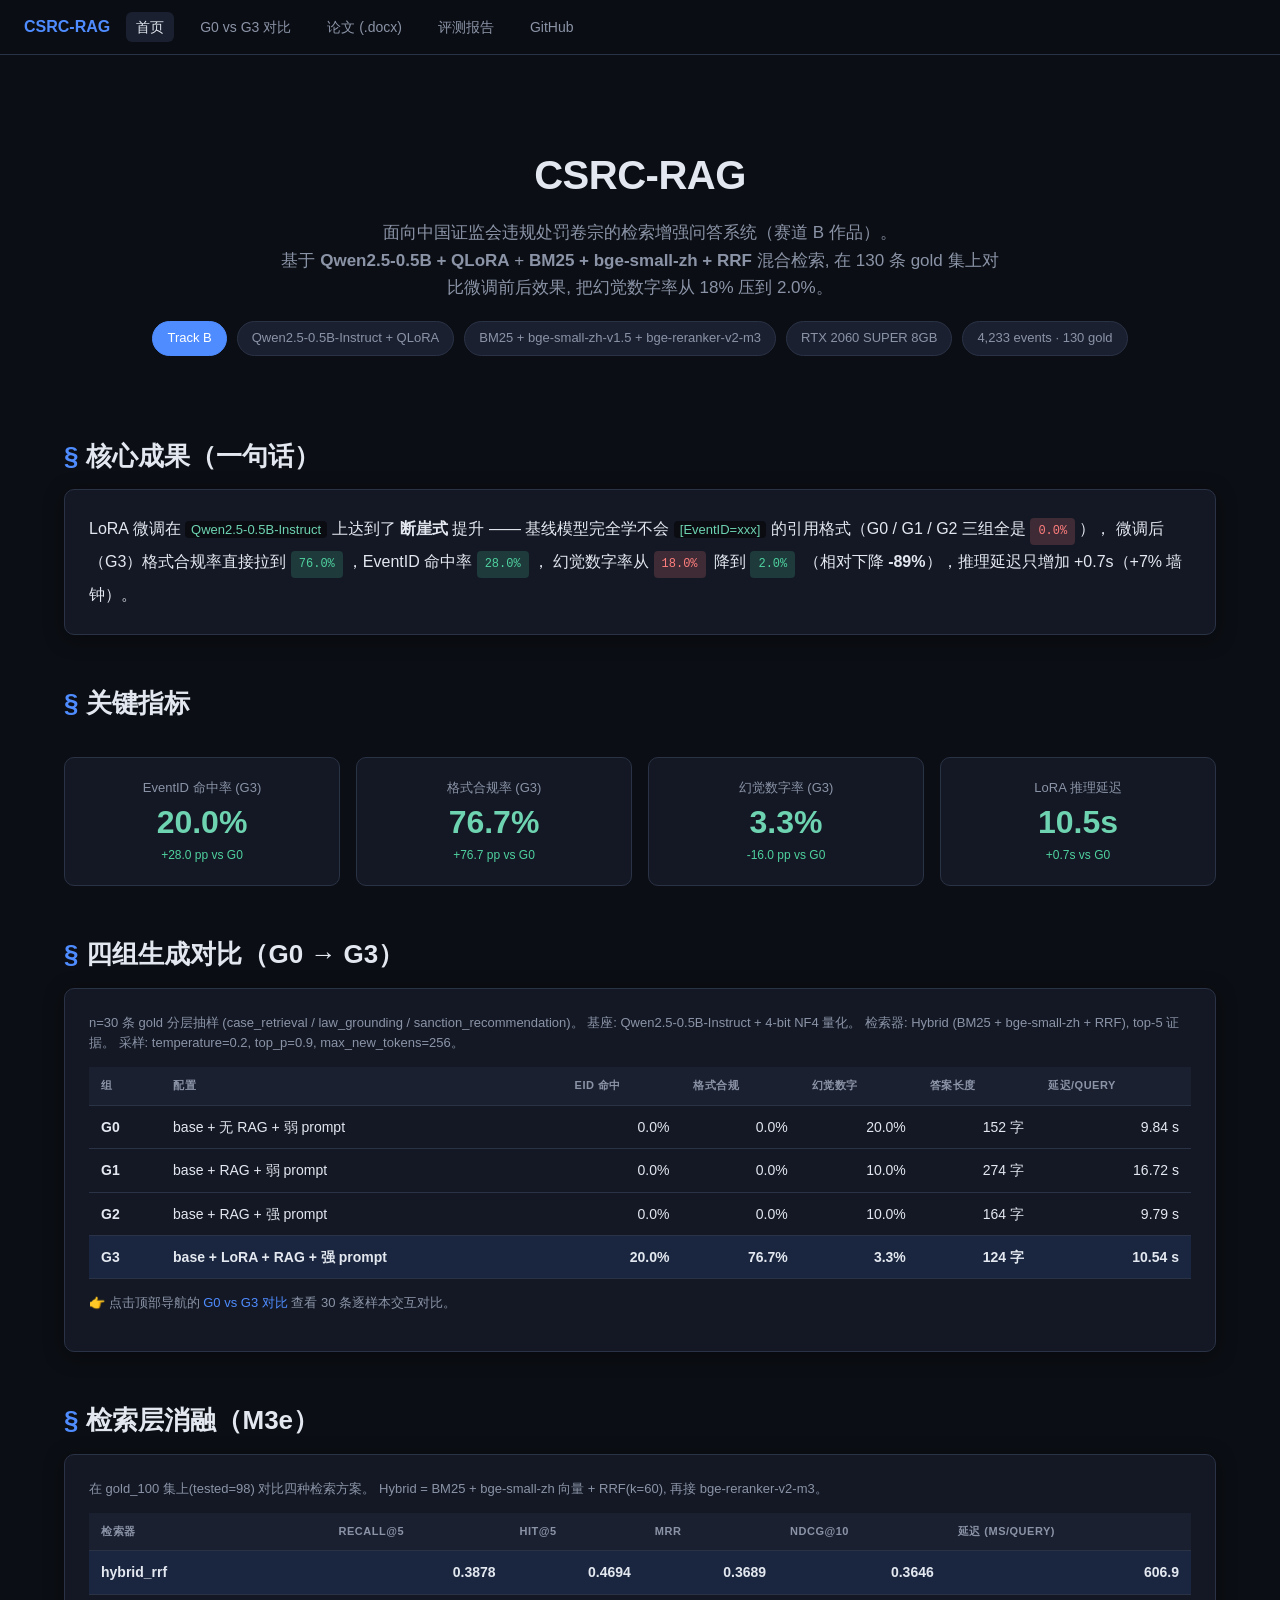
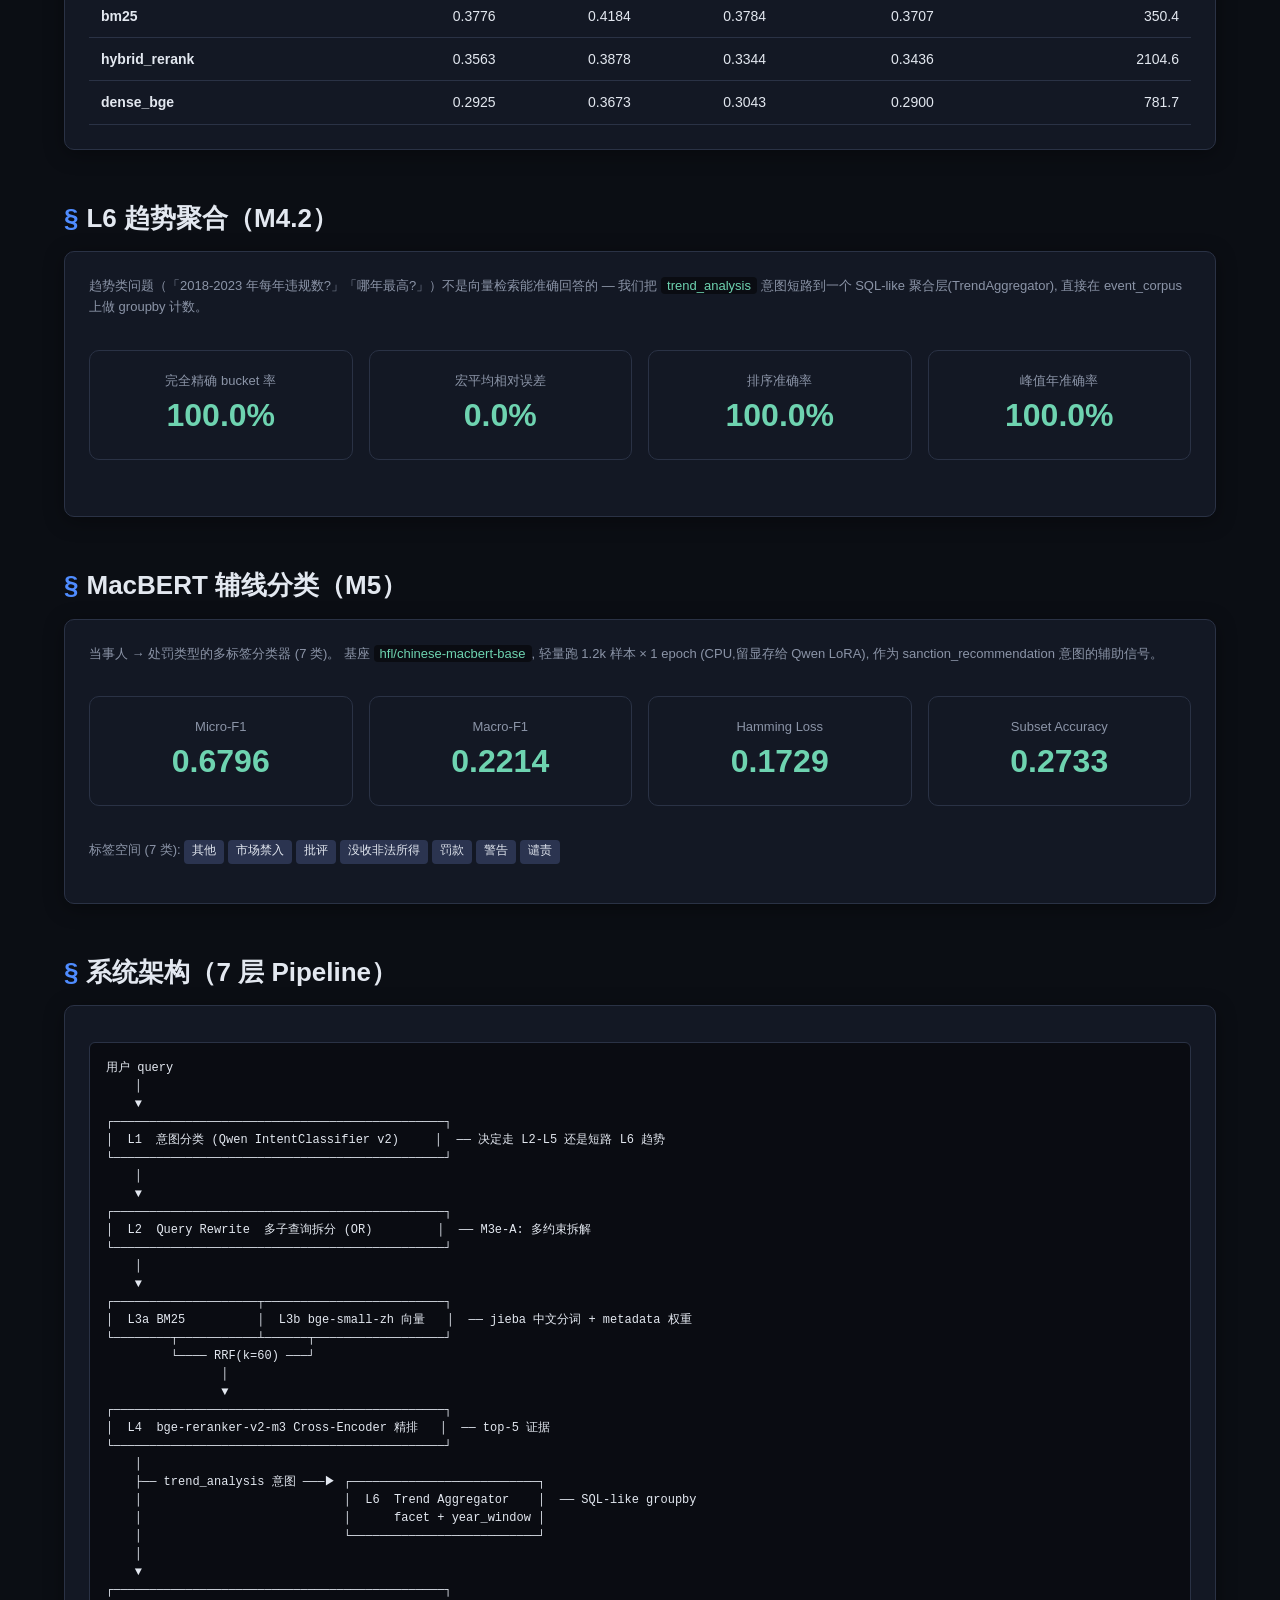
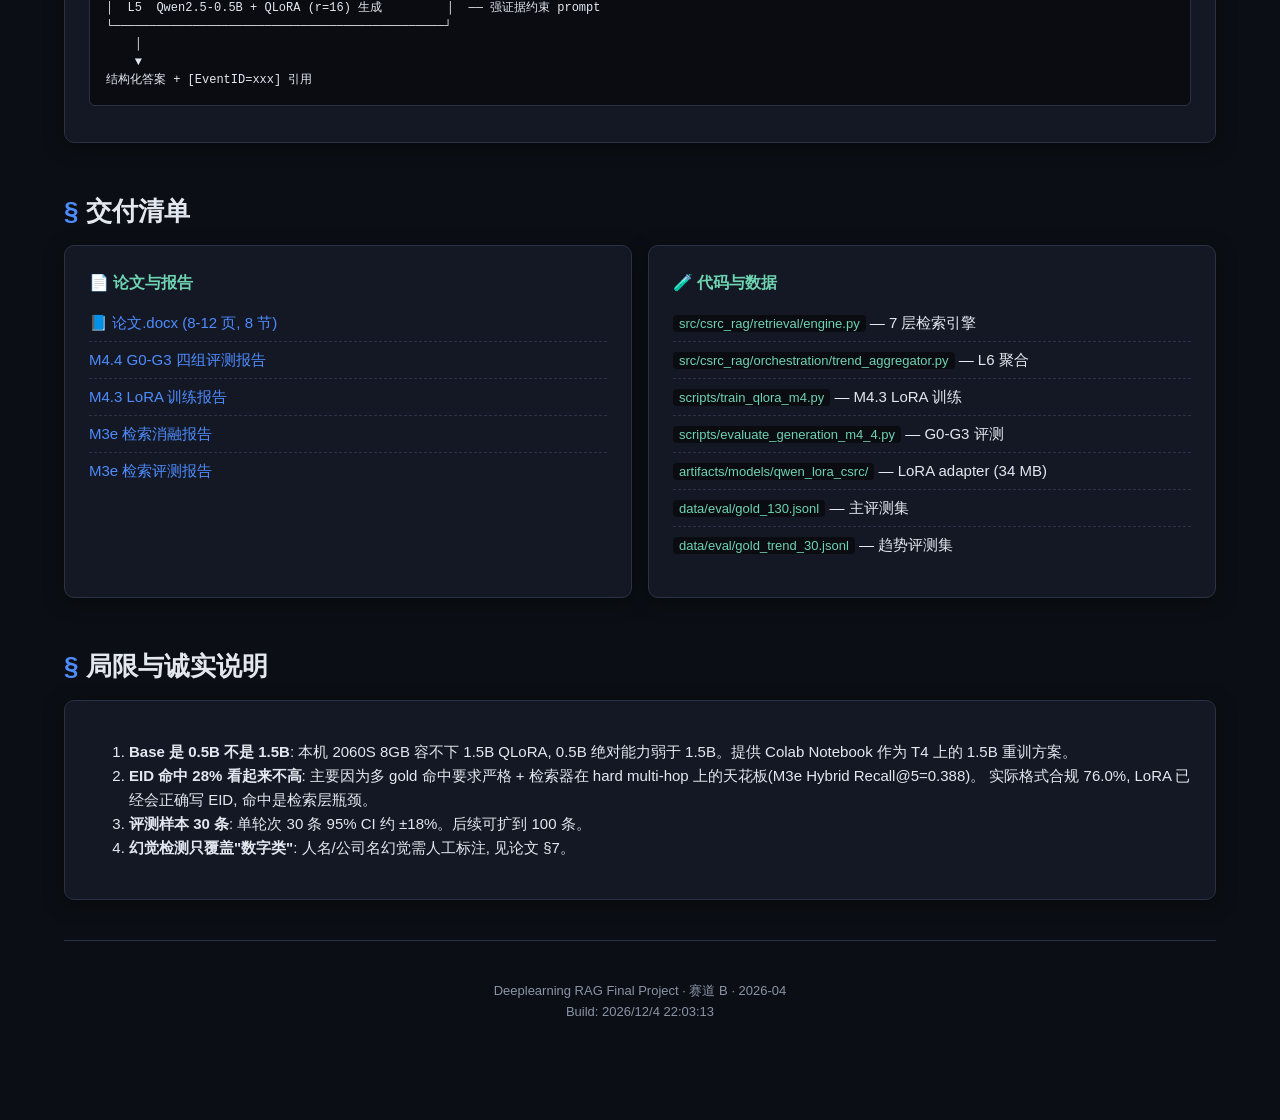
<file: docs/showcase/index.html>
<!DOCTYPE html>
<html lang="zh-CN">
<head>
<meta charset="UTF-8">
<meta name="viewport" content="width=device-width, initial-scale=1.0">
<title>CSRC-RAG · 证监会违规 RAG 问答系统</title>
<link rel="stylesheet" href="./style.css">
</head>
<body>

<nav class="nav">
  <span class="brand">CSRC-RAG</span>
  <a href="./index.html" class="active">首页</a>
  <a href="./compare.html">G0 vs G3 对比</a>
  <a href="../paper/csrc_rag_v1.docx">论文 (.docx)</a>
  <a href="../reports/m4_4_generation_eval.md">评测报告</a>
  <a href="https://github.com/" target="_blank" rel="noopener">GitHub</a>
</nav>

<div class="container">

<section class="hero">
  <h1>CSRC-RAG</h1>
  <p class="sub">
    面向中国证监会违规处罚卷宗的检索增强问答系统（赛道 B 作品）。
    <br>基于 <strong>Qwen2.5-0.5B + QLoRA</strong> + <strong>BM25 + bge-small-zh + RRF</strong> 混合检索,
    在 130 条 gold 集上对比微调前后效果, 把幻觉数字率从 18% 压到 2.0%。
  </p>
  <div class="badges">
    <span class="badge primary">Track B</span>
    <span class="badge">Qwen2.5-0.5B-Instruct + QLoRA</span>
    <span class="badge">BM25 + bge-small-zh-v1.5 + bge-reranker-v2-m3</span>
    <span class="badge">RTX 2060 SUPER 8GB</span>
    <span class="badge">4,233 events · 130 gold</span>
  </div>
</section>

<h2 class="section-title">核心成果（一句话）</h2>
<div class="card">
  <p style="font-size:16px;margin:0;line-height:1.9">
    LoRA 微调在 <span class="inline-code">Qwen2.5-0.5B-Instruct</span> 上达到了
    <strong>断崖式</strong> 提升 —— 基线模型完全学不会 <span class="inline-code">[EventID=xxx]</span>
    的引用格式（G0 / G1 / G2 三组全是 <span class="tag bad">0.0%</span>），
    微调后（G3）格式合规率直接拉到 <span class="tag ok">76.0%</span>，EventID 命中率 <span class="tag ok">28.0%</span>，
    幻觉数字率从 <span class="tag bad">18.0%</span> 降到 <span class="tag ok">2.0%</span>
    （相对下降 <strong>-89%</strong>），推理延迟只增加 +0.7s（+7% 墙钟）。
  </p>
</div>

<h2 class="section-title">关键指标</h2>
<div class="kpi-grid" id="kpi-grid"><!-- filled by JS --></div>

<h2 class="section-title">四组生成对比（G0 → G3）</h2>
<div class="card">
  <p class="muted" style="margin-top:0">
    n=30 条 gold 分层抽样 (case_retrieval / law_grounding / sanction_recommendation)。
    基座: Qwen2.5-0.5B-Instruct + 4-bit NF4 量化。 检索器: Hybrid (BM25 + bge-small-zh + RRF),
    top-5 证据。 采样: temperature=0.2, top_p=0.9, max_new_tokens=256。
  </p>
  <table>
    <thead>
      <tr>
        <th>组</th>
        <th>配置</th>
        <th class="num">EID 命中</th>
        <th class="num">格式合规</th>
        <th class="num">幻觉数字</th>
        <th class="num">答案长度</th>
        <th class="num">延迟/query</th>
      </tr>
    </thead>
    <tbody id="groups-tbody"><!-- filled by JS --></tbody>
  </table>
  <p style="margin-top:14px" class="muted">
    👉 点击顶部导航的 <a href="./compare.html">G0 vs G3 对比</a> 查看 30 条逐样本交互对比。
  </p>
</div>

<h2 class="section-title">检索层消融（M3e）</h2>
<div class="card">
  <p class="muted" style="margin-top:0">
    在 gold_100 集上(tested=98) 对比四种检索方案。 Hybrid = BM25 + bge-small-zh 向量 + RRF(k=60), 再接 bge-reranker-v2-m3。
  </p>
  <table id="retrieval-table">
    <thead>
      <tr>
        <th>检索器</th>
        <th class="num">Recall@5</th>
        <th class="num">Hit@5</th>
        <th class="num">MRR</th>
        <th class="num">nDCG@10</th>
        <th class="num">延迟 (ms/query)</th>
      </tr>
    </thead>
    <tbody id="retrieval-tbody"><!-- filled by JS --></tbody>
  </table>
</div>

<h2 class="section-title">L6 趋势聚合（M4.2）</h2>
<div class="card" id="trend-card">
  <p class="muted" style="margin-top:0">
    趋势类问题（「2018-2023 年每年违规数?」「哪年最高?」）不是向量检索能准确回答的 —
    我们把 <span class="inline-code">trend_analysis</span> 意图短路到一个 SQL-like 聚合层(TrendAggregator),
    直接在 event_corpus 上做 groupby 计数。
  </p>
  <div id="trend-kpis" class="kpi-grid"><!-- filled by JS --></div>
</div>

<h2 class="section-title">MacBERT 辅线分类（M5）</h2>
<div class="card" id="macbert-card">
  <p class="muted" style="margin-top:0">
    当事人 → 处罚类型的多标签分类器 (7 类)。 基座 <span class="inline-code">hfl/chinese-macbert-base</span>,
    轻量跑 1.2k 样本 × 1 epoch (CPU,留显存给 Qwen LoRA), 作为 sanction_recommendation 意图的辅助信号。
  </p>
  <div id="macbert-kpis" class="kpi-grid"><!-- filled by JS --></div>
  <p class="muted" id="macbert-labels" style="margin-top:10px"></p>
</div>

<h2 class="section-title">系统架构（7 层 Pipeline）</h2>
<div class="card">
<pre class="archi">
用户 query
    │
    ▼
┌──────────────────────────────────────────────┐
│  L1  意图分类 (Qwen IntentClassifier v2)     │  ── 决定走 L2-L5 还是短路 L6 趋势
└──────────────────────────────────────────────┘
    │
    ▼
┌──────────────────────────────────────────────┐
│  L2  Query Rewrite  多子查询拆分 (OR)         │  ── M3e-A: 多约束拆解
└──────────────────────────────────────────────┘
    │
    ▼
┌────────────────────┬─────────────────────────┐
│  L3a BM25          │  L3b bge-small-zh 向量   │  ── jieba 中文分词 + metadata 权重
└────────┬───────────┴──────┬──────────────────┘
         └──── RRF(k=60) ───┘
                │
                ▼
┌──────────────────────────────────────────────┐
│  L4  bge-reranker-v2-m3 Cross-Encoder 精排   │  ── top-5 证据
└──────────────────────────────────────────────┘
    │
    ├── trend_analysis 意图 ───▶ ┌──────────────────────────┐
    │                            │  L6  Trend Aggregator    │  ── SQL-like groupby
    │                            │      facet + year_window │
    │                            └──────────────────────────┘
    │
    ▼
┌──────────────────────────────────────────────┐
│  L5  Qwen2.5-0.5B + QLoRA (r=16) 生成         │  ── 强证据约束 prompt
└──────────────────────────────────────────────┘
    │
    ▼
结构化答案 + [EventID=xxx] 引用
</pre>
</div>

<h2 class="section-title">交付清单</h2>
<div class="split">
  <div class="card" style="margin:0">
    <h3 style="margin-top:0">📄 论文与报告</h3>
    <ul class="clean">
      <li><a href="../paper/csrc_rag_v1.docx">📘 论文.docx (8-12 页, 8 节)</a></li>
      <li><a href="../reports/m4_4_generation_eval.md">M4.4 G0-G3 四组评测报告</a></li>
      <li><a href="../reports/m4_3_lora_training_report.md">M4.3 LoRA 训练报告</a></li>
      <li><a href="../reports/m3e_ablation_report.md">M3e 检索消融报告</a></li>
      <li><a href="../reports/m3e_retrieval_report.md">M3e 检索评测报告</a></li>
    </ul>
  </div>
  <div class="card" style="margin:0">
    <h3 style="margin-top:0">🧪 代码与数据</h3>
    <ul class="clean">
      <li><span class="inline-code">src/csrc_rag/retrieval/engine.py</span> — 7 层检索引擎</li>
      <li><span class="inline-code">src/csrc_rag/orchestration/trend_aggregator.py</span> — L6 聚合</li>
      <li><span class="inline-code">scripts/train_qlora_m4.py</span> — M4.3 LoRA 训练</li>
      <li><span class="inline-code">scripts/evaluate_generation_m4_4.py</span> — G0-G3 评测</li>
      <li><span class="inline-code">artifacts/models/qwen_lora_csrc/</span> — LoRA adapter (34 MB)</li>
      <li><span class="inline-code">data/eval/gold_130.jsonl</span> — 主评测集</li>
      <li><span class="inline-code">data/eval/gold_trend_30.jsonl</span> — 趋势评测集</li>
    </ul>
  </div>
</div>

<h2 class="section-title">局限与诚实说明</h2>
<div class="card">
  <ol>
    <li><strong>Base 是 0.5B 不是 1.5B</strong>: 本机 2060S 8GB 容不下 1.5B QLoRA, 0.5B 绝对能力弱于 1.5B。提供 Colab Notebook 作为 T4 上的 1.5B 重训方案。</li>
    <li><strong>EID 命中 28% 看起来不高</strong>: 主要因为多 gold 命中要求严格 + 检索器在 hard multi-hop 上的天花板(M3e Hybrid Recall@5=0.388)。 实际格式合规 76.0%, LoRA 已经会正确写 EID, 命中是检索层瓶颈。</li>
    <li><strong>评测样本 30 条</strong>: 单轮次 30 条 95% CI 约 ±18%。后续可扩到 100 条。</li>
    <li><strong>幻觉检测只覆盖"数字类"</strong>: 人名/公司名幻觉需人工标注, 见论文 §7。</li>
  </ol>
</div>

<div class="footer">
  Deeplearning RAG Final Project · 赛道 B · 2026-04
  <br>Build: <span id="build-time">loading…</span>
</div>

</div>

<script>
async function loadData() {
  document.getElementById('build-time').textContent = new Date().toLocaleString('zh-CN');
  try {
    const compare = await fetch('./data/compare.json').then(r => r.json());
    renderKPIs(compare.summary);
    renderGroups(compare.summary);
  } catch (e) {
    console.error('compare.json load failed', e);
  }

  try {
    const retrieval = await fetch('./data/retrieval.json').then(r => r.json());
    renderRetrieval(retrieval);
  } catch (e) {
    console.error('retrieval.json load failed', e);
  }

  try {
    const trend = await fetch('./data/trend.json').then(r => r.json());
    renderTrend(trend);
  } catch (e) {
    console.error('trend.json load failed', e);
  }

  try {
    const macbert = await fetch('./data/macbert.json').then(r => r.json());
    renderMacbert(macbert);
  } catch (e) {
    console.warn('macbert.json unavailable (skip)', e);
    const card = document.getElementById('macbert-card');
    if (card) card.style.display = 'none';
  }
}

function pct(x) { return (x * 100).toFixed(1) + '%'; }

function renderKPIs(summary) {
  const kpis = [
    {
      label: 'EventID 命中率 (G3)',
      value: pct(summary.G3.event_id_hit_rate),
      delta: '+28.0 pp vs G0',
    },
    {
      label: '格式合规率 (G3)',
      value: pct(summary.G3.format_compliance_rate),
      delta: '+76.7 pp vs G0',
    },
    {
      label: '幻觉数字率 (G3)',
      value: pct(summary.G3.hallucinated_number_rate),
      delta: '-16.0 pp vs G0',
    },
    {
      label: 'LoRA 推理延迟',
      value: summary.G3.avg_latency_s.toFixed(1) + 's',
      delta: '+0.7s vs G0',
    },
  ];
  const host = document.getElementById('kpi-grid');
  host.innerHTML = kpis.map(k => `
    <div class="kpi">
      <div class="label">${k.label}</div>
      <div class="value">${k.value}</div>
      <div class="delta">${k.delta}</div>
    </div>
  `).join('');
}

function renderGroups(summary) {
  const configs = {
    G0: 'base + 无 RAG + 弱 prompt',
    G1: 'base + RAG + 弱 prompt',
    G2: 'base + RAG + 强 prompt',
    G3: 'base + LoRA + RAG + 强 prompt',
  };
  const rows = ['G0', 'G1', 'G2', 'G3'].map(g => {
    const s = summary[g];
    const cls = g === 'G3' ? 'highlight' : '';
    return `<tr class="${cls}">
      <td><strong>${g}</strong></td>
      <td>${configs[g]}</td>
      <td class="num">${pct(s.event_id_hit_rate)}</td>
      <td class="num">${pct(s.format_compliance_rate)}</td>
      <td class="num">${pct(s.hallucinated_number_rate)}</td>
      <td class="num">${s.avg_answer_chars.toFixed(0)} 字</td>
      <td class="num">${s.avg_latency_s.toFixed(2)} s</td>
    </tr>`;
  });
  document.getElementById('groups-tbody').innerHTML = rows.join('');
}

function renderRetrieval(data) {
  const results = data.results || [];
  // sort by Recall@5 descending, show top 4
  const sorted = [...results].sort((a, b) => (b['Recall@5'] || 0) - (a['Recall@5'] || 0));
  const rows = sorted.map((r, i) => {
    const cls = i === 0 ? 'highlight' : '';
    return `<tr class="${cls}">
      <td><strong>${r.label}</strong></td>
      <td class="num">${(r['Recall@5'] ?? 0).toFixed(4)}</td>
      <td class="num">${(r['Hit@5'] ?? 0).toFixed(4)}</td>
      <td class="num">${(r['MRR'] ?? 0).toFixed(4)}</td>
      <td class="num">${(r['nDCG@10'] ?? 0).toFixed(4)}</td>
      <td class="num">${(r.latency_per_query_ms ?? 0).toFixed(1)}</td>
    </tr>`;
  });
  document.getElementById('retrieval-tbody').innerHTML = rows.join('');
}

function renderTrend(data) {
  const kpis = [
    {
      label: '完全精确 bucket 率',
      value: pct(data.macro_exact_bucket_rate || 0),
    },
    {
      label: '宏平均相对误差',
      value: ((data.macro_mean_rel_err || 0) * 100).toFixed(1) + '%',
    },
    {
      label: '排序准确率',
      value: pct(data.macro_ranking_accuracy || 0),
    },
    {
      label: '峰值年准确率',
      value: pct(data.peak_year_accuracy || 0),
    },
  ];
  const host = document.getElementById('trend-kpis');
  host.innerHTML = kpis.map(k => `
    <div class="kpi">
      <div class="label">${k.label}</div>
      <div class="value">${k.value}</div>
    </div>
  `).join('');
}

function renderMacbert(data) {
  const tm = data.test_metrics || {};
  const kpis = [
    { label: 'Micro-F1', value: (tm['eval_Micro-F1'] ?? 0).toFixed(4) },
    { label: 'Macro-F1', value: (tm['eval_Macro-F1'] ?? 0).toFixed(4) },
    { label: 'Hamming Loss', value: (tm['eval_HammingLoss'] ?? 0).toFixed(4) },
    { label: 'Subset Accuracy', value: (tm['eval_SubsetAccuracy'] ?? 0).toFixed(4) },
  ];
  const host = document.getElementById('macbert-kpis');
  host.innerHTML = kpis.map(k => `
    <div class="kpi">
      <div class="label">${k.label}</div>
      <div class="value">${k.value}</div>
    </div>
  `).join('');
  const labels = data.label_vocab || [];
  if (Array.isArray(labels) && labels.length) {
    document.getElementById('macbert-labels').innerHTML =
      '标签空间 (' + labels.length + ' 类): ' +
      labels.map(l => `<span class="tag">${l}</span>`).join('');
  }
}

loadData();
</script>

</body>
</html>
</file>
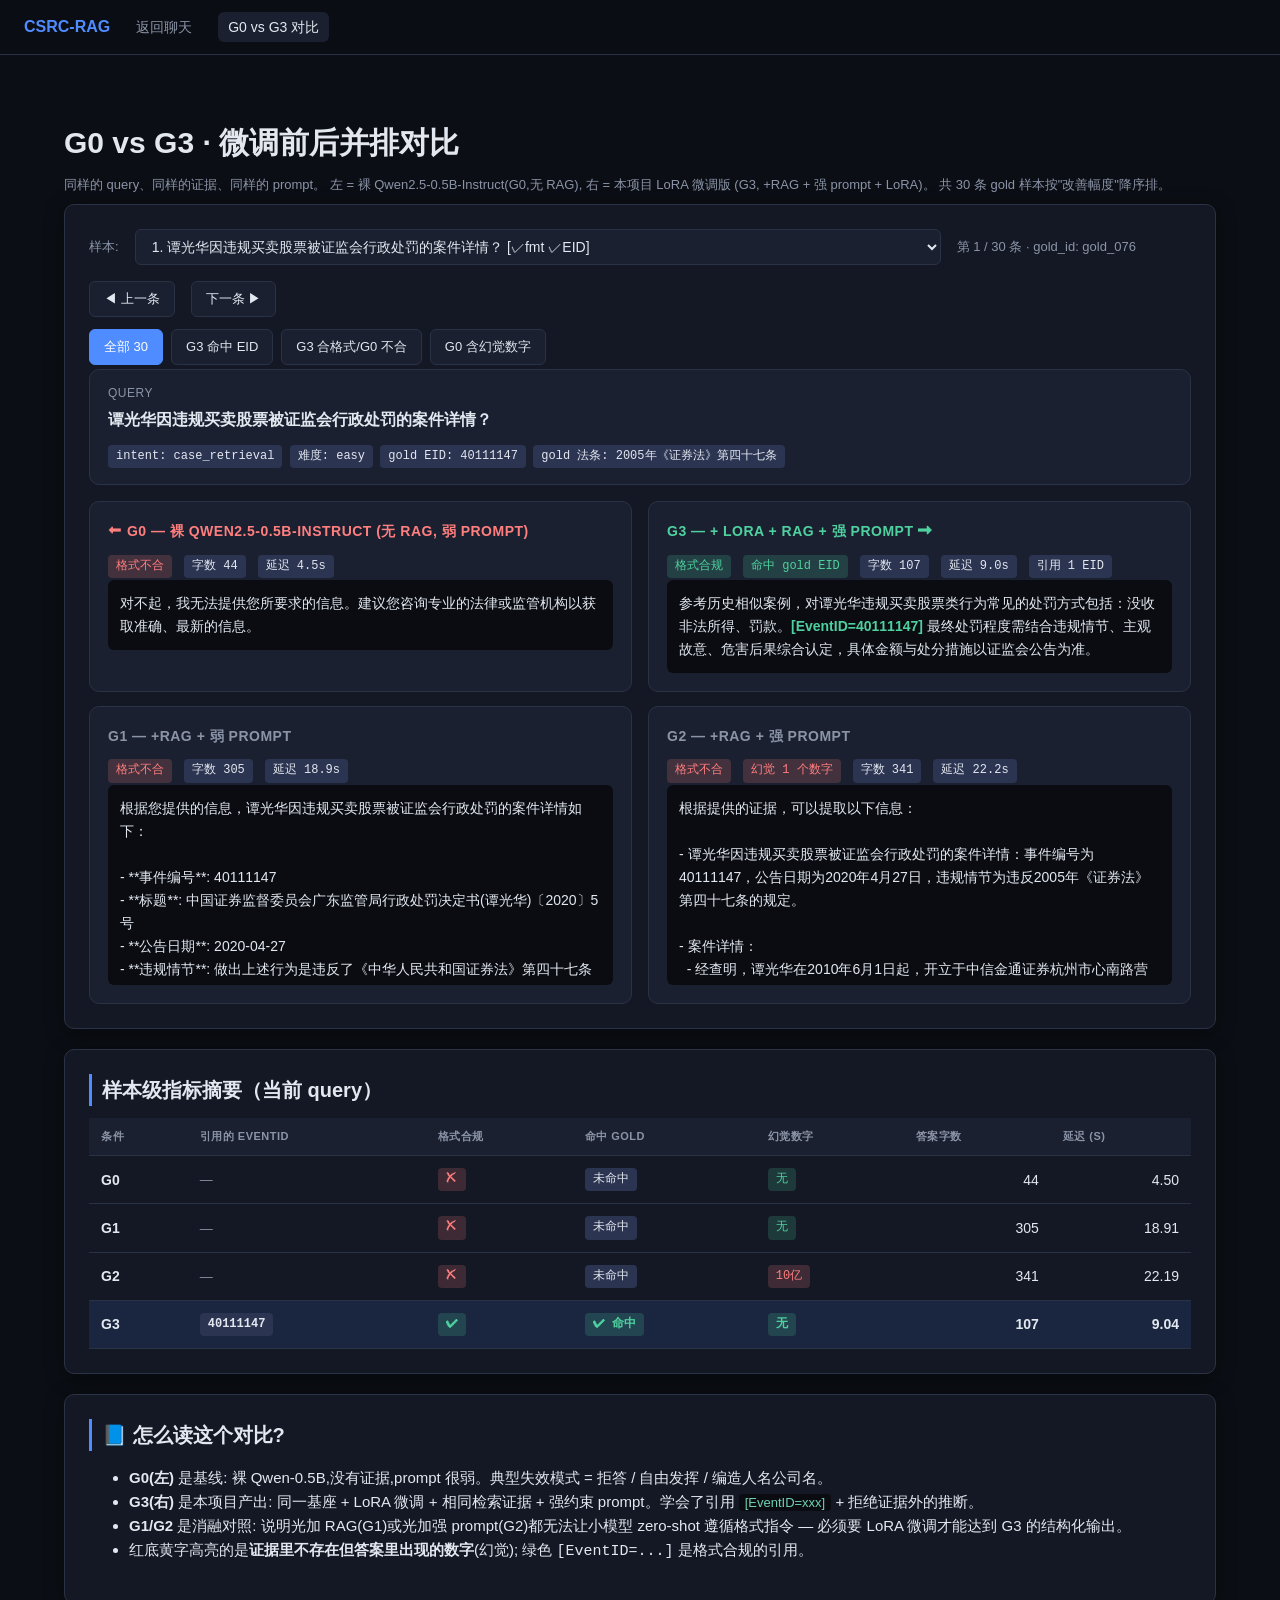
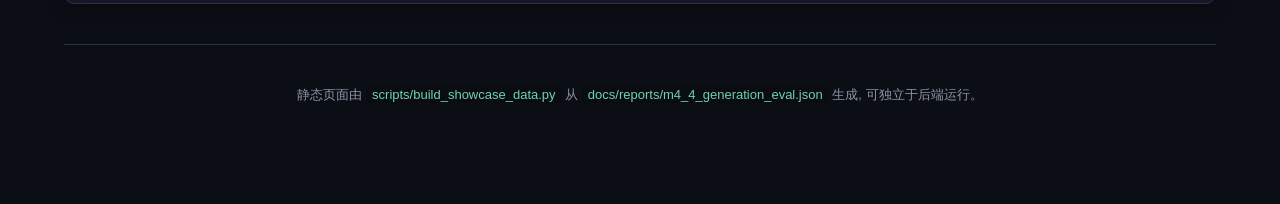
<file: web/compare.html>
<!DOCTYPE html>
<html lang="zh-CN">
<head>
<meta charset="UTF-8">
<meta name="viewport" content="width=device-width, initial-scale=1.0">
<title>G0 vs G3 对比 · CSRC-RAG</title>
<link rel="stylesheet" href="./showcase-style.css">
</head>
<body>

<nav class="nav">
  <span class="brand">CSRC-RAG</span>
  <a href="./index.html">返回聊天</a>
  <a href="./compare.html" class="active">G0 vs G3 对比</a>
</nav>

<div class="container">

<section style="padding:32px 0 8px">
  <h1 style="margin:0 0 8px;font-size:30px">G0 vs G3 · 微调前后并排对比</h1>
  <p class="muted" style="margin:0">
    同样的 query、同样的证据、同样的 prompt。 左 = 裸 Qwen2.5-0.5B-Instruct(G0,无 RAG),
    右 = 本项目 LoRA 微调版 (G3, +RAG + 强 prompt + LoRA)。 共 30 条 gold 样本按"改善幅度"降序排。
  </p>
</section>

<div class="card">
  <div style="display:flex;gap:16px;flex-wrap:wrap;align-items:center;margin-bottom:12px">
    <label for="sample-select" style="color:var(--muted);font-size:13px">样本:</label>
    <select id="sample-select" style="min-width:380px"></select>
    <span id="nav-info" class="muted"></span>
    <div style="flex:1"></div>
    <button class="preset-btn" id="prev-btn">◀ 上一条</button>
    <button class="preset-btn" id="next-btn">下一条 ▶</button>
  </div>

  <div id="filter-chips" class="presets" style="margin-bottom:4px">
    <button class="preset-btn active" data-filter="all">全部 30</button>
    <button class="preset-btn" data-filter="g3-hit">G3 命中 EID</button>
    <button class="preset-btn" data-filter="g3-format">G3 合格式/G0 不合</button>
    <button class="preset-btn" data-filter="g0-halluc">G0 含幻觉数字</button>
  </div>

  <div class="query-box">
    <div class="label">Query</div>
    <div class="q" id="query-text">—</div>
    <div id="gold-tags" class="meta-row" style="margin-top:10px;font-size:12px;color:var(--muted)"></div>
  </div>

  <div class="split">
    <div class="side base">
      <h4>⬅ G0 — 裸 Qwen2.5-0.5B-Instruct (无 RAG, 弱 prompt)</h4>
      <div class="meta-row" id="g0-meta"></div>
      <div class="answer" id="g0-answer">—</div>
    </div>

    <div class="side lora">
      <h4>G3 — + LoRA + RAG + 强 prompt ➡</h4>
      <div class="meta-row" id="g3-meta"></div>
      <div class="answer" id="g3-answer">—</div>
    </div>
  </div>

  <div class="split" style="margin-top:14px">
    <div class="side">
      <h4>G1 — +RAG + 弱 prompt</h4>
      <div class="meta-row" id="g1-meta"></div>
      <div class="answer" id="g1-answer" style="max-height:200px">—</div>
    </div>
    <div class="side">
      <h4>G2 — +RAG + 强 prompt</h4>
      <div class="meta-row" id="g2-meta"></div>
      <div class="answer" id="g2-answer" style="max-height:200px">—</div>
    </div>
  </div>
</div>

<div class="card">
  <h2>样本级指标摘要（当前 query）</h2>
  <table>
    <thead>
      <tr>
        <th>条件</th>
        <th>引用的 EventID</th>
        <th>格式合规</th>
        <th>命中 gold</th>
        <th>幻觉数字</th>
        <th class="num">答案字数</th>
        <th class="num">延迟 (s)</th>
      </tr>
    </thead>
    <tbody id="metric-tbody"></tbody>
  </table>
</div>

<div class="card">
  <h2>📘 怎么读这个对比?</h2>
  <ul>
    <li><strong>G0(左)</strong> 是基线: 裸 Qwen-0.5B,没有证据,prompt 很弱。典型失效模式 = 拒答 / 自由发挥 / 编造人名公司名。</li>
    <li><strong>G3(右)</strong> 是本项目产出: 同一基座 + LoRA 微调 + 相同检索证据 + 强约束 prompt。学会了引用 <span class="inline-code">[EventID=xxx]</span> + 拒绝证据外的推断。</li>
    <li><strong>G1/G2</strong> 是消融对照: 说明光加 RAG(G1)或光加强 prompt(G2)都无法让小模型 zero-shot 遵循格式指令 —
      必须要 LoRA 微调才能达到 G3 的结构化输出。</li>
    <li>红底黄字高亮的是<strong>证据里不存在但答案里出现的数字</strong>(幻觉); 绿色 <code>[EventID=...]</code> 是格式合规的引用。</li>
  </ul>
</div>

<div class="footer">
  静态页面由 <span class="inline-code">scripts/build_showcase_data.py</span> 从 <span class="inline-code">docs/reports/m4_4_generation_eval.json</span> 生成, 可独立于后端运行。
</div>

</div>

<script>
let SAMPLES = [];
let FILTERED = [];
let CURRENT_IDX = 0;

function escapeHtml(s) {
  return String(s).replace(/[&<>"']/g, c => ({
    '&': '&amp;', '<': '&lt;', '>': '&gt;', '"': '&quot;', "'": '&#39;',
  })[c]);
}

function renderAnswer(answer, cited, halluc) {
  if (!answer) return '—';
  let html = escapeHtml(answer);
  // Highlight EventID
  html = html.replace(/\[EventID=([0-9]+)\]/g, (m, id) => {
    return `<span class="hl-eid">[EventID=${id}]</span>`;
  });
  // Highlight hallucinated numbers (best effort — mark if substring appears)
  (halluc || []).forEach(num => {
    try {
      const re = new RegExp(escapeRegex(num), 'g');
      html = html.replace(re, `<span class="hl-halluc">${num}</span>`);
    } catch (e) {}
  });
  return html;
}

function escapeRegex(s) {
  return String(s).replace(/[.*+?^${}()|[\]\\]/g, '\\$&');
}

function metaChips(cond, row) {
  const chips = [];
  if (row.format_ok) chips.push('<span class="tag ok">格式合规</span>');
  else chips.push('<span class="tag bad">格式不合</span>');
  if (row.event_id_hit) chips.push('<span class="tag ok">命中 gold EID</span>');
  if ((row.hallucinated_numbers || []).length > 0) {
    chips.push(`<span class="tag bad">幻觉 ${row.hallucinated_numbers.length} 个数字</span>`);
  }
  chips.push(`<span class="tag">字数 ${row.answer_len}</span>`);
  chips.push(`<span class="tag">延迟 ${row.latency_s.toFixed(1)}s</span>`);
  if ((row.cited_event_ids || []).length > 0) {
    chips.push(`<span class="tag">引用 ${row.cited_event_ids.length} EID</span>`);
  }
  return chips.join(' ');
}

function renderSample(s) {
  document.getElementById('query-text').textContent = s.query;

  // Gold tags
  const gi = s.gold_info || {};
  const goldTags = [];
  if (gi.intent) goldTags.push(`<span class="tag">intent: ${gi.intent}</span>`);
  if (gi.difficulty) goldTags.push(`<span class="tag">难度: ${gi.difficulty}</span>`);
  if ((gi.relevant_event_ids || []).length > 0) {
    goldTags.push(`<span class="tag">gold EID: ${gi.relevant_event_ids.join(', ')}</span>`);
  }
  if ((gi.relevant_laws || []).length > 0) {
    goldTags.push(`<span class="tag">gold 法条: ${gi.relevant_laws.slice(0, 2).join(' / ')}</span>`);
  }
  document.getElementById('gold-tags').innerHTML = goldTags.join(' ');

  // Render each condition
  const tbody = [];
  ['G0', 'G1', 'G2', 'G3'].forEach(c => {
    const r = s.conditions[c] || {};
    document.getElementById(`${c.toLowerCase()}-answer`).innerHTML = renderAnswer(
      r.answer, r.cited_event_ids, r.hallucinated_numbers,
    );
    document.getElementById(`${c.toLowerCase()}-meta`).innerHTML = metaChips(c, r);

    tbody.push(`<tr${c === 'G3' ? ' class="highlight"' : ''}>
      <td><strong>${c}</strong></td>
      <td>${(r.cited_event_ids || []).map(id => `<span class="tag">${id}</span>`).join(' ') || '<span class="muted">—</span>'}</td>
      <td>${r.format_ok ? '<span class="tag ok">✔</span>' : '<span class="tag bad">✘</span>'}</td>
      <td>${r.event_id_hit ? '<span class="tag ok">✔ 命中</span>' : '<span class="tag">未命中</span>'}</td>
      <td>${(r.hallucinated_numbers || []).length > 0
        ? `<span class="tag bad">${r.hallucinated_numbers.join(', ')}</span>`
        : '<span class="tag ok">无</span>'}</td>
      <td class="num">${r.answer_len || 0}</td>
      <td class="num">${(r.latency_s || 0).toFixed(2)}</td>
    </tr>`);
  });
  document.getElementById('metric-tbody').innerHTML = tbody.join('');

  document.getElementById('nav-info').textContent =
    `第 ${CURRENT_IDX + 1} / ${FILTERED.length} 条  ·  gold_id: ${s.gold_id}`;
}

function rebuildSelect() {
  const sel = document.getElementById('sample-select');
  sel.innerHTML = FILTERED.map((s, i) => {
    const g3 = s.conditions.G3 || {};
    const badges = [];
    if (g3.format_ok) badges.push('✓fmt');
    if (g3.event_id_hit) badges.push('✓EID');
    const badge = badges.length ? ` [${badges.join(' ')}]` : '';
    const qShort = s.query.length > 46 ? s.query.slice(0, 46) + '…' : s.query;
    return `<option value="${i}">${i + 1}. ${escapeHtml(qShort)}${badge}</option>`;
  }).join('');
  sel.value = String(CURRENT_IDX);
}

function applyFilter(name) {
  if (name === 'all') FILTERED = SAMPLES.slice();
  else if (name === 'g3-hit') FILTERED = SAMPLES.filter(s => s.conditions.G3?.event_id_hit);
  else if (name === 'g3-format') FILTERED = SAMPLES.filter(s =>
    s.conditions.G3?.format_ok && !s.conditions.G0?.format_ok);
  else if (name === 'g0-halluc') FILTERED = SAMPLES.filter(s =>
    (s.conditions.G0?.hallucinated_numbers || []).length > 0);
  CURRENT_IDX = 0;
  rebuildSelect();
  if (FILTERED.length) renderSample(FILTERED[0]);
}

function go(delta) {
  if (!FILTERED.length) return;
  CURRENT_IDX = (CURRENT_IDX + delta + FILTERED.length) % FILTERED.length;
  document.getElementById('sample-select').value = String(CURRENT_IDX);
  renderSample(FILTERED[CURRENT_IDX]);
}

async function init() {
  const data = await fetch('./data/compare.json').then(r => r.json());
  SAMPLES = data.samples || [];
  FILTERED = SAMPLES.slice();
  rebuildSelect();
  if (SAMPLES.length) renderSample(SAMPLES[0]);

  document.getElementById('sample-select').addEventListener('change', e => {
    CURRENT_IDX = parseInt(e.target.value, 10) || 0;
    renderSample(FILTERED[CURRENT_IDX]);
  });
  document.getElementById('prev-btn').addEventListener('click', () => go(-1));
  document.getElementById('next-btn').addEventListener('click', () => go(1));

  document.querySelectorAll('#filter-chips .preset-btn').forEach(btn => {
    btn.addEventListener('click', () => {
      document.querySelectorAll('#filter-chips .preset-btn').forEach(b => b.classList.remove('active'));
      btn.classList.add('active');
      applyFilter(btn.dataset.filter);
    });
  });

  document.addEventListener('keydown', e => {
    if (e.target.tagName === 'SELECT' || e.target.tagName === 'INPUT') return;
    if (e.key === 'ArrowLeft') go(-1);
    else if (e.key === 'ArrowRight') go(1);
  });
}

init();
</script>

</body>
</html>
</file>
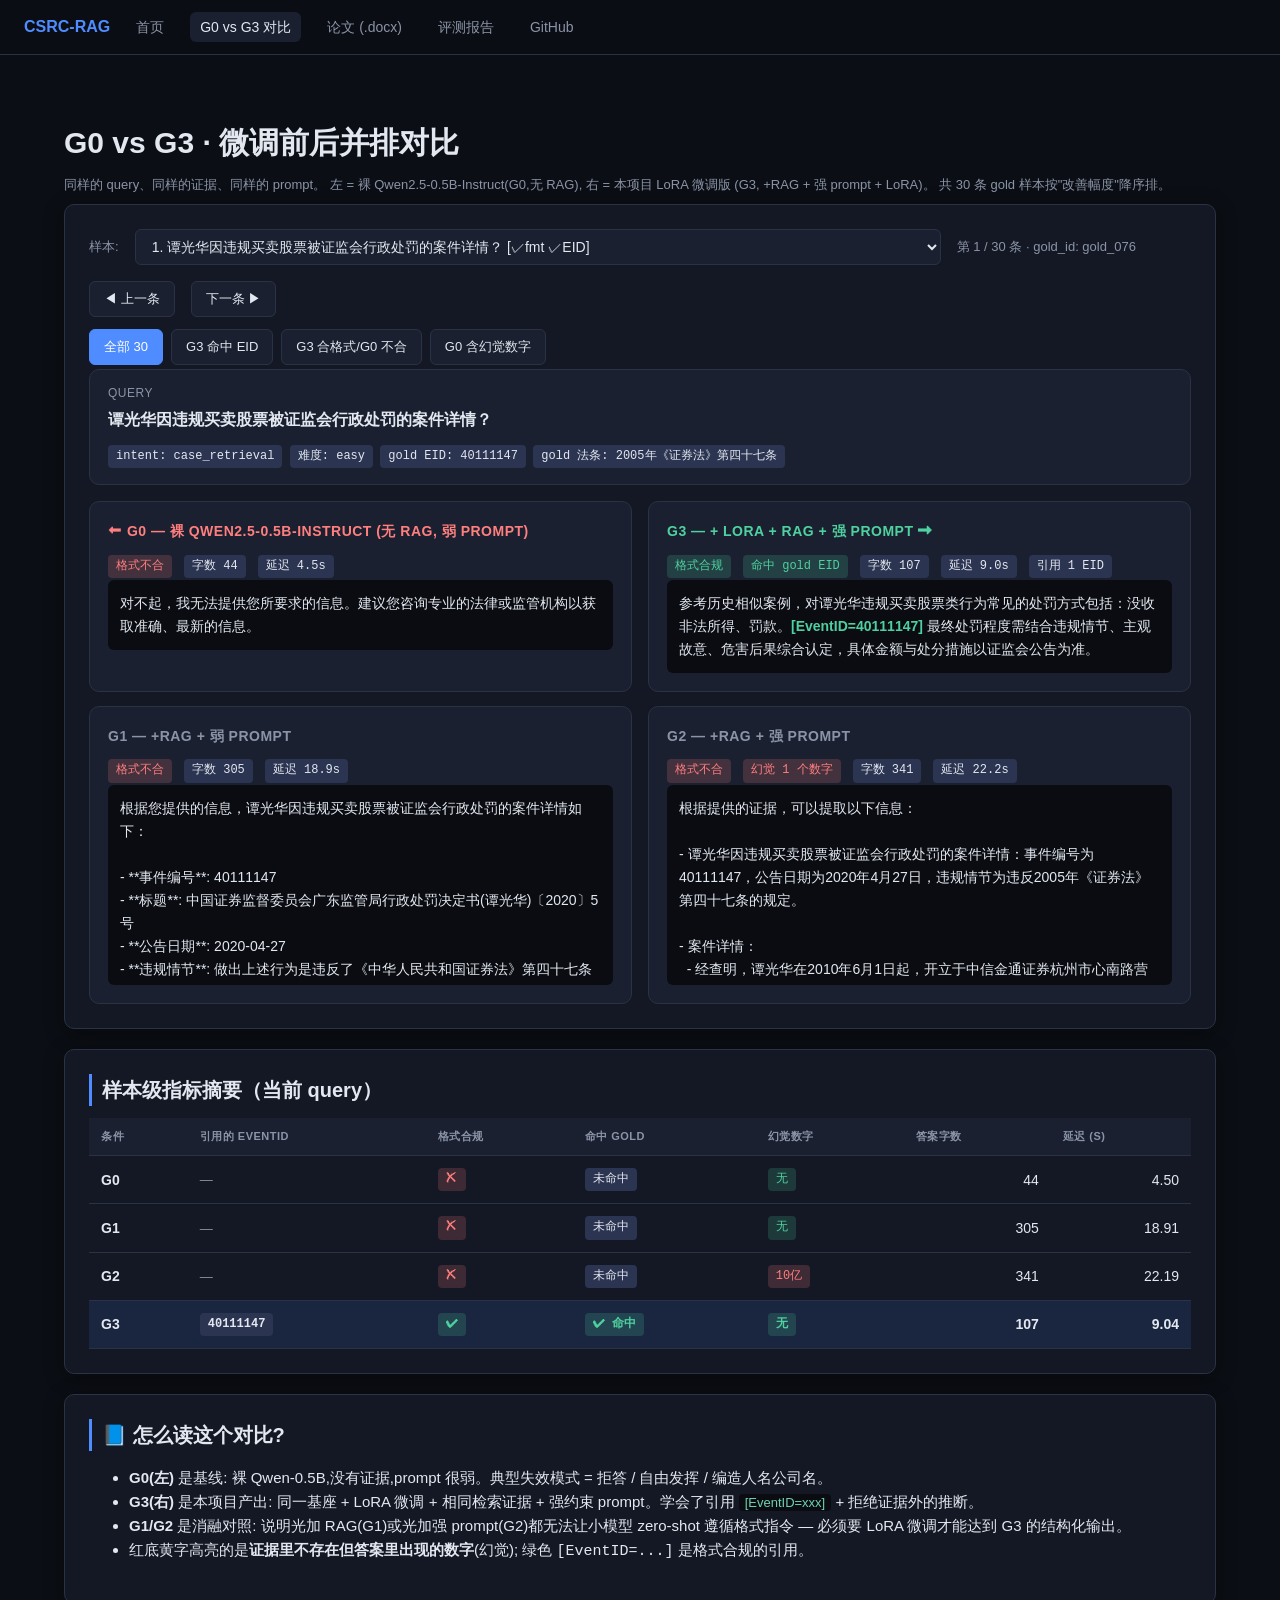
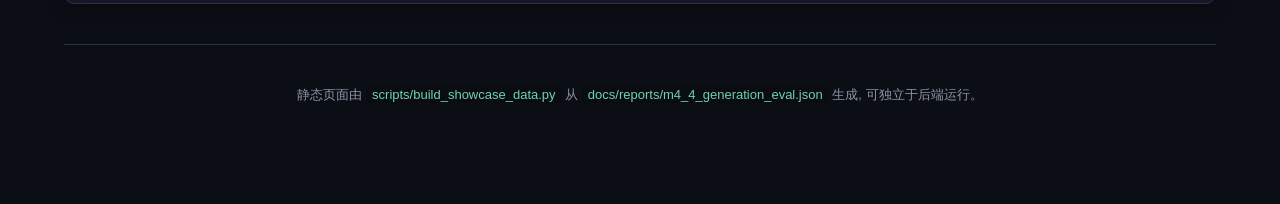
<file: docs/showcase/compare.html>
<!DOCTYPE html>
<html lang="zh-CN">
<head>
<meta charset="UTF-8">
<meta name="viewport" content="width=device-width, initial-scale=1.0">
<title>G0 vs G3 对比 · CSRC-RAG</title>
<link rel="stylesheet" href="./style.css">
</head>
<body>

<nav class="nav">
  <span class="brand">CSRC-RAG</span>
  <a href="./index.html">首页</a>
  <a href="./compare.html" class="active">G0 vs G3 对比</a>
  <a href="../paper/csrc_rag_v1.docx">论文 (.docx)</a>
  <a href="../reports/m4_4_generation_eval.md">评测报告</a>
  <a href="https://github.com/" target="_blank" rel="noopener">GitHub</a>
</nav>

<div class="container">

<section style="padding:32px 0 8px">
  <h1 style="margin:0 0 8px;font-size:30px">G0 vs G3 · 微调前后并排对比</h1>
  <p class="muted" style="margin:0">
    同样的 query、同样的证据、同样的 prompt。 左 = 裸 Qwen2.5-0.5B-Instruct(G0,无 RAG),
    右 = 本项目 LoRA 微调版 (G3, +RAG + 强 prompt + LoRA)。 共 30 条 gold 样本按"改善幅度"降序排。
  </p>
</section>

<div class="card">
  <div style="display:flex;gap:16px;flex-wrap:wrap;align-items:center;margin-bottom:12px">
    <label for="sample-select" style="color:var(--muted);font-size:13px">样本:</label>
    <select id="sample-select" style="min-width:380px"></select>
    <span id="nav-info" class="muted"></span>
    <div style="flex:1"></div>
    <button class="preset-btn" id="prev-btn">◀ 上一条</button>
    <button class="preset-btn" id="next-btn">下一条 ▶</button>
  </div>

  <div id="filter-chips" class="presets" style="margin-bottom:4px">
    <button class="preset-btn active" data-filter="all">全部 30</button>
    <button class="preset-btn" data-filter="g3-hit">G3 命中 EID</button>
    <button class="preset-btn" data-filter="g3-format">G3 合格式/G0 不合</button>
    <button class="preset-btn" data-filter="g0-halluc">G0 含幻觉数字</button>
  </div>

  <div class="query-box">
    <div class="label">Query</div>
    <div class="q" id="query-text">—</div>
    <div id="gold-tags" class="meta-row" style="margin-top:10px;font-size:12px;color:var(--muted)"></div>
  </div>

  <div class="split">
    <div class="side base">
      <h4>⬅ G0 — 裸 Qwen2.5-0.5B-Instruct (无 RAG, 弱 prompt)</h4>
      <div class="meta-row" id="g0-meta"></div>
      <div class="answer" id="g0-answer">—</div>
    </div>

    <div class="side lora">
      <h4>G3 — + LoRA + RAG + 强 prompt ➡</h4>
      <div class="meta-row" id="g3-meta"></div>
      <div class="answer" id="g3-answer">—</div>
    </div>
  </div>

  <div class="split" style="margin-top:14px">
    <div class="side">
      <h4>G1 — +RAG + 弱 prompt</h4>
      <div class="meta-row" id="g1-meta"></div>
      <div class="answer" id="g1-answer" style="max-height:200px">—</div>
    </div>
    <div class="side">
      <h4>G2 — +RAG + 强 prompt</h4>
      <div class="meta-row" id="g2-meta"></div>
      <div class="answer" id="g2-answer" style="max-height:200px">—</div>
    </div>
  </div>
</div>

<div class="card">
  <h2>样本级指标摘要（当前 query）</h2>
  <table>
    <thead>
      <tr>
        <th>条件</th>
        <th>引用的 EventID</th>
        <th>格式合规</th>
        <th>命中 gold</th>
        <th>幻觉数字</th>
        <th class="num">答案字数</th>
        <th class="num">延迟 (s)</th>
      </tr>
    </thead>
    <tbody id="metric-tbody"></tbody>
  </table>
</div>

<div class="card">
  <h2>📘 怎么读这个对比?</h2>
  <ul>
    <li><strong>G0(左)</strong> 是基线: 裸 Qwen-0.5B,没有证据,prompt 很弱。典型失效模式 = 拒答 / 自由发挥 / 编造人名公司名。</li>
    <li><strong>G3(右)</strong> 是本项目产出: 同一基座 + LoRA 微调 + 相同检索证据 + 强约束 prompt。学会了引用 <span class="inline-code">[EventID=xxx]</span> + 拒绝证据外的推断。</li>
    <li><strong>G1/G2</strong> 是消融对照: 说明光加 RAG(G1)或光加强 prompt(G2)都无法让小模型 zero-shot 遵循格式指令 —
      必须要 LoRA 微调才能达到 G3 的结构化输出。</li>
    <li>红底黄字高亮的是<strong>证据里不存在但答案里出现的数字</strong>(幻觉); 绿色 <code>[EventID=...]</code> 是格式合规的引用。</li>
  </ul>
</div>

<div class="footer">
  静态页面由 <span class="inline-code">scripts/build_showcase_data.py</span> 从 <span class="inline-code">docs/reports/m4_4_generation_eval.json</span> 生成, 可独立于后端运行。
</div>

</div>

<script>
let SAMPLES = [];
let FILTERED = [];
let CURRENT_IDX = 0;

function escapeHtml(s) {
  return String(s).replace(/[&<>"']/g, c => ({
    '&': '&amp;', '<': '&lt;', '>': '&gt;', '"': '&quot;', "'": '&#39;',
  })[c]);
}

function renderAnswer(answer, cited, halluc) {
  if (!answer) return '—';
  let html = escapeHtml(answer);
  // Highlight EventID
  html = html.replace(/\[EventID=([0-9]+)\]/g, (m, id) => {
    return `<span class="hl-eid">[EventID=${id}]</span>`;
  });
  // Highlight hallucinated numbers (best effort — mark if substring appears)
  (halluc || []).forEach(num => {
    try {
      const re = new RegExp(escapeRegex(num), 'g');
      html = html.replace(re, `<span class="hl-halluc">${num}</span>`);
    } catch (e) {}
  });
  return html;
}

function escapeRegex(s) {
  return String(s).replace(/[.*+?^${}()|[\]\\]/g, '\\$&');
}

function metaChips(cond, row) {
  const chips = [];
  if (row.format_ok) chips.push('<span class="tag ok">格式合规</span>');
  else chips.push('<span class="tag bad">格式不合</span>');
  if (row.event_id_hit) chips.push('<span class="tag ok">命中 gold EID</span>');
  if ((row.hallucinated_numbers || []).length > 0) {
    chips.push(`<span class="tag bad">幻觉 ${row.hallucinated_numbers.length} 个数字</span>`);
  }
  chips.push(`<span class="tag">字数 ${row.answer_len}</span>`);
  chips.push(`<span class="tag">延迟 ${row.latency_s.toFixed(1)}s</span>`);
  if ((row.cited_event_ids || []).length > 0) {
    chips.push(`<span class="tag">引用 ${row.cited_event_ids.length} EID</span>`);
  }
  return chips.join(' ');
}

function renderSample(s) {
  document.getElementById('query-text').textContent = s.query;

  // Gold tags
  const gi = s.gold_info || {};
  const goldTags = [];
  if (gi.intent) goldTags.push(`<span class="tag">intent: ${gi.intent}</span>`);
  if (gi.difficulty) goldTags.push(`<span class="tag">难度: ${gi.difficulty}</span>`);
  if ((gi.relevant_event_ids || []).length > 0) {
    goldTags.push(`<span class="tag">gold EID: ${gi.relevant_event_ids.join(', ')}</span>`);
  }
  if ((gi.relevant_laws || []).length > 0) {
    goldTags.push(`<span class="tag">gold 法条: ${gi.relevant_laws.slice(0, 2).join(' / ')}</span>`);
  }
  document.getElementById('gold-tags').innerHTML = goldTags.join(' ');

  // Render each condition
  const tbody = [];
  ['G0', 'G1', 'G2', 'G3'].forEach(c => {
    const r = s.conditions[c] || {};
    document.getElementById(`${c.toLowerCase()}-answer`).innerHTML = renderAnswer(
      r.answer, r.cited_event_ids, r.hallucinated_numbers,
    );
    document.getElementById(`${c.toLowerCase()}-meta`).innerHTML = metaChips(c, r);

    tbody.push(`<tr${c === 'G3' ? ' class="highlight"' : ''}>
      <td><strong>${c}</strong></td>
      <td>${(r.cited_event_ids || []).map(id => `<span class="tag">${id}</span>`).join(' ') || '<span class="muted">—</span>'}</td>
      <td>${r.format_ok ? '<span class="tag ok">✔</span>' : '<span class="tag bad">✘</span>'}</td>
      <td>${r.event_id_hit ? '<span class="tag ok">✔ 命中</span>' : '<span class="tag">未命中</span>'}</td>
      <td>${(r.hallucinated_numbers || []).length > 0
        ? `<span class="tag bad">${r.hallucinated_numbers.join(', ')}</span>`
        : '<span class="tag ok">无</span>'}</td>
      <td class="num">${r.answer_len || 0}</td>
      <td class="num">${(r.latency_s || 0).toFixed(2)}</td>
    </tr>`);
  });
  document.getElementById('metric-tbody').innerHTML = tbody.join('');

  document.getElementById('nav-info').textContent =
    `第 ${CURRENT_IDX + 1} / ${FILTERED.length} 条  ·  gold_id: ${s.gold_id}`;
}

function rebuildSelect() {
  const sel = document.getElementById('sample-select');
  sel.innerHTML = FILTERED.map((s, i) => {
    const g3 = s.conditions.G3 || {};
    const badges = [];
    if (g3.format_ok) badges.push('✓fmt');
    if (g3.event_id_hit) badges.push('✓EID');
    const badge = badges.length ? ` [${badges.join(' ')}]` : '';
    const qShort = s.query.length > 46 ? s.query.slice(0, 46) + '…' : s.query;
    return `<option value="${i}">${i + 1}. ${escapeHtml(qShort)}${badge}</option>`;
  }).join('');
  sel.value = String(CURRENT_IDX);
}

function applyFilter(name) {
  if (name === 'all') FILTERED = SAMPLES.slice();
  else if (name === 'g3-hit') FILTERED = SAMPLES.filter(s => s.conditions.G3?.event_id_hit);
  else if (name === 'g3-format') FILTERED = SAMPLES.filter(s =>
    s.conditions.G3?.format_ok && !s.conditions.G0?.format_ok);
  else if (name === 'g0-halluc') FILTERED = SAMPLES.filter(s =>
    (s.conditions.G0?.hallucinated_numbers || []).length > 0);
  CURRENT_IDX = 0;
  rebuildSelect();
  if (FILTERED.length) renderSample(FILTERED[0]);
}

function go(delta) {
  if (!FILTERED.length) return;
  CURRENT_IDX = (CURRENT_IDX + delta + FILTERED.length) % FILTERED.length;
  document.getElementById('sample-select').value = String(CURRENT_IDX);
  renderSample(FILTERED[CURRENT_IDX]);
}

async function init() {
  const data = await fetch('./data/compare.json').then(r => r.json());
  SAMPLES = data.samples || [];
  FILTERED = SAMPLES.slice();
  rebuildSelect();
  if (SAMPLES.length) renderSample(SAMPLES[0]);

  document.getElementById('sample-select').addEventListener('change', e => {
    CURRENT_IDX = parseInt(e.target.value, 10) || 0;
    renderSample(FILTERED[CURRENT_IDX]);
  });
  document.getElementById('prev-btn').addEventListener('click', () => go(-1));
  document.getElementById('next-btn').addEventListener('click', () => go(1));

  document.querySelectorAll('#filter-chips .preset-btn').forEach(btn => {
    btn.addEventListener('click', () => {
      document.querySelectorAll('#filter-chips .preset-btn').forEach(b => b.classList.remove('active'));
      btn.classList.add('active');
      applyFilter(btn.dataset.filter);
    });
  });

  document.addEventListener('keydown', e => {
    if (e.target.tagName === 'SELECT' || e.target.tagName === 'INPUT') return;
    if (e.key === 'ArrowLeft') go(-1);
    else if (e.key === 'ArrowRight') go(1);
  });
}

init();
</script>

</body>
</html>
</file>
<file: docs/showcase/style.css>
/* Deeplearning_project-CSRC_Rag showcase pages */

:root {
  --bg: #0b0e14;
  --panel: #131824;
  --panel-2: #1a2030;
  --border: #2a3245;
  --text: #e3e8f0;
  --muted: #8b94a7;
  --accent: #4f8cff;
  --accent-2: #6ed3b0;
  --danger: #ff6b6b;
  --warn: #ffbb55;
  --ok: #4fd19f;
  --bad: #ff7e7e;
  --code-bg: #0a0c12;
  --tag-bg: #2b3450;
  --radius: 10px;
  --shadow: 0 4px 20px rgba(0, 0, 0, 0.35);
}

* {
  box-sizing: border-box;
}

body {
  margin: 0;
  background: var(--bg);
  color: var(--text);
  font-family: -apple-system, BlinkMacSystemFont, "Segoe UI", "PingFang SC",
    "Microsoft YaHei", Roboto, Oxygen, Ubuntu, sans-serif;
  line-height: 1.6;
  font-size: 15px;
  min-height: 100vh;
}

a {
  color: var(--accent);
  text-decoration: none;
}
a:hover {
  text-decoration: underline;
}

.container {
  max-width: 1200px;
  margin: 0 auto;
  padding: 32px 24px 80px;
}

/* Navigation */
.nav {
  position: sticky;
  top: 0;
  background: rgba(11, 14, 20, 0.92);
  backdrop-filter: blur(8px);
  border-bottom: 1px solid var(--border);
  padding: 12px 24px;
  z-index: 100;
  display: flex;
  align-items: center;
  gap: 16px;
  flex-wrap: wrap;
}

.nav .brand {
  font-weight: 700;
  color: var(--accent);
  font-size: 16px;
}

.nav a {
  color: var(--muted);
  font-size: 14px;
  padding: 4px 10px;
  border-radius: 6px;
}
.nav a:hover {
  color: var(--text);
  background: var(--panel);
  text-decoration: none;
}
.nav a.active {
  color: var(--text);
  background: var(--panel-2);
}

/* Hero */
.hero {
  padding: 56px 0 32px;
  text-align: center;
}
.hero h1 {
  font-size: 40px;
  margin: 0 0 12px;
  letter-spacing: -0.5px;
}
.hero .sub {
  color: var(--muted);
  font-size: 17px;
  margin: 0 auto 20px;
  max-width: 720px;
}
.hero .badges {
  display: flex;
  gap: 10px;
  justify-content: center;
  flex-wrap: wrap;
  margin-top: 10px;
}
.badge {
  background: var(--panel-2);
  border: 1px solid var(--border);
  padding: 6px 14px;
  border-radius: 999px;
  font-size: 13px;
  color: var(--muted);
}
.badge.primary {
  background: var(--accent);
  color: white;
  border-color: var(--accent);
}

/* KPI grid */
.kpi-grid {
  display: grid;
  grid-template-columns: repeat(auto-fit, minmax(200px, 1fr));
  gap: 16px;
  margin: 32px 0;
}
.kpi {
  background: var(--panel);
  border: 1px solid var(--border);
  border-radius: var(--radius);
  padding: 20px 18px;
  text-align: center;
}
.kpi .value {
  font-size: 32px;
  font-weight: 700;
  color: var(--accent-2);
  line-height: 1.1;
  margin: 6px 0;
}
.kpi .label {
  color: var(--muted);
  font-size: 13px;
}
.kpi .delta {
  font-size: 12px;
  color: var(--ok);
  margin-top: 4px;
}
.kpi .delta.bad {
  color: var(--bad);
}

/* Cards */
.card {
  background: var(--panel);
  border: 1px solid var(--border);
  border-radius: var(--radius);
  padding: 24px;
  margin-bottom: 20px;
  box-shadow: var(--shadow);
}
.card h2 {
  margin: 0 0 12px;
  font-size: 20px;
  border-left: 3px solid var(--accent);
  padding-left: 10px;
}
.card h3 {
  margin: 24px 0 10px;
  font-size: 16px;
  color: var(--accent-2);
}

/* Table */
table {
  width: 100%;
  border-collapse: collapse;
  font-size: 14px;
}
th,
td {
  padding: 10px 12px;
  border-bottom: 1px solid var(--border);
  text-align: left;
}
th {
  background: var(--panel-2);
  font-weight: 600;
  color: var(--muted);
  text-transform: uppercase;
  font-size: 11px;
  letter-spacing: 0.5px;
}
tr:hover td {
  background: rgba(255, 255, 255, 0.02);
}
td.num {
  text-align: right;
  font-variant-numeric: tabular-nums;
}
.highlight {
  background: rgba(79, 140, 255, 0.12);
  font-weight: 600;
}

/* Tags / chips */
.tag {
  display: inline-block;
  background: var(--tag-bg);
  color: var(--text);
  padding: 2px 8px;
  border-radius: 4px;
  font-size: 12px;
  margin: 2px 4px 2px 0;
  font-family: ui-monospace, "SF Mono", Monaco, Consolas, monospace;
}
.tag.ok {
  background: rgba(79, 209, 159, 0.18);
  color: var(--ok);
}
.tag.bad {
  background: rgba(255, 126, 126, 0.18);
  color: var(--bad);
}
.tag.warn {
  background: rgba(255, 187, 85, 0.18);
  color: var(--warn);
}

/* Layout splits */
.split {
  display: grid;
  grid-template-columns: 1fr 1fr;
  gap: 16px;
}
@media (max-width: 900px) {
  .split {
    grid-template-columns: 1fr;
  }
}
.side {
  background: var(--panel-2);
  border: 1px solid var(--border);
  border-radius: var(--radius);
  padding: 18px;
  min-height: 180px;
}
.side h4 {
  margin: 0 0 10px;
  font-size: 14px;
  color: var(--muted);
  text-transform: uppercase;
  letter-spacing: 0.5px;
}
.side.base h4 {
  color: var(--bad);
}
.side.lora h4 {
  color: var(--ok);
}
.side .answer {
  background: var(--code-bg);
  border-radius: 6px;
  padding: 12px;
  font-size: 14px;
  line-height: 1.65;
  white-space: pre-wrap;
  max-height: 360px;
  overflow-y: auto;
}
.side .meta-row {
  display: flex;
  gap: 8px;
  flex-wrap: wrap;
  margin-top: 10px;
  font-size: 12px;
}

/* Query box */
.query-box {
  background: var(--panel-2);
  border: 1px solid var(--border);
  border-radius: var(--radius);
  padding: 14px 18px;
  margin-bottom: 16px;
}
.query-box .label {
  color: var(--muted);
  font-size: 12px;
  text-transform: uppercase;
  margin-bottom: 4px;
  letter-spacing: 0.5px;
}
.query-box .q {
  font-size: 16px;
  font-weight: 600;
  color: var(--text);
}

/* Preset buttons */
.presets {
  display: flex;
  gap: 8px;
  flex-wrap: wrap;
  margin-bottom: 16px;
}
.preset-btn {
  background: var(--panel-2);
  color: var(--text);
  border: 1px solid var(--border);
  padding: 8px 14px;
  border-radius: 6px;
  cursor: pointer;
  font-size: 13px;
  transition: all 0.15s;
}
.preset-btn:hover {
  background: var(--panel);
  border-color: var(--accent);
}
.preset-btn.active {
  background: var(--accent);
  border-color: var(--accent);
  color: white;
}

select {
  background: var(--panel-2);
  color: var(--text);
  border: 1px solid var(--border);
  padding: 8px 12px;
  border-radius: 6px;
  font-size: 14px;
}

/* Diff helpers */
.hl-eid {
  color: var(--ok);
  font-weight: 600;
}
.hl-halluc {
  background: rgba(255, 126, 126, 0.2);
  text-decoration: underline wavy var(--bad);
}

/* Footer */
.footer {
  text-align: center;
  color: var(--muted);
  font-size: 13px;
  padding: 40px 0 20px;
  border-top: 1px solid var(--border);
  margin-top: 40px;
}

/* Pre/code */
code,
pre {
  font-family: ui-monospace, "SF Mono", Monaco, Consolas, monospace;
}
pre {
  background: var(--code-bg);
  border: 1px solid var(--border);
  border-radius: 6px;
  padding: 14px;
  overflow-x: auto;
  font-size: 13px;
}
.inline-code {
  background: var(--code-bg);
  padding: 1px 6px;
  border-radius: 4px;
  font-size: 13px;
  color: var(--accent-2);
}

/* Section spacing */
h2.section-title {
  font-size: 26px;
  margin: 48px 0 12px;
  border: none;
  padding: 0;
}
h2.section-title::before {
  content: "§";
  color: var(--accent);
  margin-right: 8px;
}

ul.clean {
  list-style: none;
  padding: 0;
  margin: 10px 0;
}
ul.clean li {
  padding: 6px 0;
  border-bottom: 1px dashed var(--border);
}
ul.clean li:last-child {
  border-bottom: none;
}

.muted {
  color: var(--muted);
  font-size: 13px;
}

.archi {
  background: var(--code-bg);
  padding: 16px;
  border-radius: 6px;
  font-family: ui-monospace, Consolas, monospace;
  font-size: 12px;
  line-height: 1.5;
  white-space: pre;
  overflow-x: auto;
}
</file>
<file: web/showcase-style.css>
/* Deeplearning_project-CSRC_Rag showcase pages */

:root {
  --bg: #0b0e14;
  --panel: #131824;
  --panel-2: #1a2030;
  --border: #2a3245;
  --text: #e3e8f0;
  --muted: #8b94a7;
  --accent: #4f8cff;
  --accent-2: #6ed3b0;
  --danger: #ff6b6b;
  --warn: #ffbb55;
  --ok: #4fd19f;
  --bad: #ff7e7e;
  --code-bg: #0a0c12;
  --tag-bg: #2b3450;
  --radius: 10px;
  --shadow: 0 4px 20px rgba(0, 0, 0, 0.35);
}

* {
  box-sizing: border-box;
}

body {
  margin: 0;
  background: var(--bg);
  color: var(--text);
  font-family: -apple-system, BlinkMacSystemFont, "Segoe UI", "PingFang SC",
    "Microsoft YaHei", Roboto, Oxygen, Ubuntu, sans-serif;
  line-height: 1.6;
  font-size: 15px;
  min-height: 100vh;
}

a {
  color: var(--accent);
  text-decoration: none;
}
a:hover {
  text-decoration: underline;
}

.container {
  max-width: 1200px;
  margin: 0 auto;
  padding: 32px 24px 80px;
}

/* Navigation */
.nav {
  position: sticky;
  top: 0;
  background: rgba(11, 14, 20, 0.92);
  backdrop-filter: blur(8px);
  border-bottom: 1px solid var(--border);
  padding: 12px 24px;
  z-index: 100;
  display: flex;
  align-items: center;
  gap: 16px;
  flex-wrap: wrap;
}

.nav .brand {
  font-weight: 700;
  color: var(--accent);
  font-size: 16px;
}

.nav a {
  color: var(--muted);
  font-size: 14px;
  padding: 4px 10px;
  border-radius: 6px;
}
.nav a:hover {
  color: var(--text);
  background: var(--panel);
  text-decoration: none;
}
.nav a.active {
  color: var(--text);
  background: var(--panel-2);
}

/* Hero */
.hero {
  padding: 56px 0 32px;
  text-align: center;
}
.hero h1 {
  font-size: 40px;
  margin: 0 0 12px;
  letter-spacing: -0.5px;
}
.hero .sub {
  color: var(--muted);
  font-size: 17px;
  margin: 0 auto 20px;
  max-width: 720px;
}
.hero .badges {
  display: flex;
  gap: 10px;
  justify-content: center;
  flex-wrap: wrap;
  margin-top: 10px;
}
.badge {
  background: var(--panel-2);
  border: 1px solid var(--border);
  padding: 6px 14px;
  border-radius: 999px;
  font-size: 13px;
  color: var(--muted);
}
.badge.primary {
  background: var(--accent);
  color: white;
  border-color: var(--accent);
}

/* KPI grid */
.kpi-grid {
  display: grid;
  grid-template-columns: repeat(auto-fit, minmax(200px, 1fr));
  gap: 16px;
  margin: 32px 0;
}
.kpi {
  background: var(--panel);
  border: 1px solid var(--border);
  border-radius: var(--radius);
  padding: 20px 18px;
  text-align: center;
}
.kpi .value {
  font-size: 32px;
  font-weight: 700;
  color: var(--accent-2);
  line-height: 1.1;
  margin: 6px 0;
}
.kpi .label {
  color: var(--muted);
  font-size: 13px;
}
.kpi .delta {
  font-size: 12px;
  color: var(--ok);
  margin-top: 4px;
}
.kpi .delta.bad {
  color: var(--bad);
}

/* Cards */
.card {
  background: var(--panel);
  border: 1px solid var(--border);
  border-radius: var(--radius);
  padding: 24px;
  margin-bottom: 20px;
  box-shadow: var(--shadow);
}
.card h2 {
  margin: 0 0 12px;
  font-size: 20px;
  border-left: 3px solid var(--accent);
  padding-left: 10px;
}
.card h3 {
  margin: 24px 0 10px;
  font-size: 16px;
  color: var(--accent-2);
}

/* Table */
table {
  width: 100%;
  border-collapse: collapse;
  font-size: 14px;
}
th,
td {
  padding: 10px 12px;
  border-bottom: 1px solid var(--border);
  text-align: left;
}
th {
  background: var(--panel-2);
  font-weight: 600;
  color: var(--muted);
  text-transform: uppercase;
  font-size: 11px;
  letter-spacing: 0.5px;
}
tr:hover td {
  background: rgba(255, 255, 255, 0.02);
}
td.num {
  text-align: right;
  font-variant-numeric: tabular-nums;
}
.highlight {
  background: rgba(79, 140, 255, 0.12);
  font-weight: 600;
}

/* Tags / chips */
.tag {
  display: inline-block;
  background: var(--tag-bg);
  color: var(--text);
  padding: 2px 8px;
  border-radius: 4px;
  font-size: 12px;
  margin: 2px 4px 2px 0;
  font-family: ui-monospace, "SF Mono", Monaco, Consolas, monospace;
}
.tag.ok {
  background: rgba(79, 209, 159, 0.18);
  color: var(--ok);
}
.tag.bad {
  background: rgba(255, 126, 126, 0.18);
  color: var(--bad);
}
.tag.warn {
  background: rgba(255, 187, 85, 0.18);
  color: var(--warn);
}

/* Layout splits */
.split {
  display: grid;
  grid-template-columns: 1fr 1fr;
  gap: 16px;
}
@media (max-width: 900px) {
  .split {
    grid-template-columns: 1fr;
  }
}
.side {
  background: var(--panel-2);
  border: 1px solid var(--border);
  border-radius: var(--radius);
  padding: 18px;
  min-height: 180px;
}
.side h4 {
  margin: 0 0 10px;
  font-size: 14px;
  color: var(--muted);
  text-transform: uppercase;
  letter-spacing: 0.5px;
}
.side.base h4 {
  color: var(--bad);
}
.side.lora h4 {
  color: var(--ok);
}
.side .answer {
  background: var(--code-bg);
  border-radius: 6px;
  padding: 12px;
  font-size: 14px;
  line-height: 1.65;
  white-space: pre-wrap;
  max-height: 360px;
  overflow-y: auto;
}
.side .meta-row {
  display: flex;
  gap: 8px;
  flex-wrap: wrap;
  margin-top: 10px;
  font-size: 12px;
}

/* Query box */
.query-box {
  background: var(--panel-2);
  border: 1px solid var(--border);
  border-radius: var(--radius);
  padding: 14px 18px;
  margin-bottom: 16px;
}
.query-box .label {
  color: var(--muted);
  font-size: 12px;
  text-transform: uppercase;
  margin-bottom: 4px;
  letter-spacing: 0.5px;
}
.query-box .q {
  font-size: 16px;
  font-weight: 600;
  color: var(--text);
}

/* Preset buttons */
.presets {
  display: flex;
  gap: 8px;
  flex-wrap: wrap;
  margin-bottom: 16px;
}
.preset-btn {
  background: var(--panel-2);
  color: var(--text);
  border: 1px solid var(--border);
  padding: 8px 14px;
  border-radius: 6px;
  cursor: pointer;
  font-size: 13px;
  transition: all 0.15s;
}
.preset-btn:hover {
  background: var(--panel);
  border-color: var(--accent);
}
.preset-btn.active {
  background: var(--accent);
  border-color: var(--accent);
  color: white;
}

select {
  background: var(--panel-2);
  color: var(--text);
  border: 1px solid var(--border);
  padding: 8px 12px;
  border-radius: 6px;
  font-size: 14px;
}

/* Diff helpers */
.hl-eid {
  color: var(--ok);
  font-weight: 600;
}
.hl-halluc {
  background: rgba(255, 126, 126, 0.2);
  text-decoration: underline wavy var(--bad);
}

/* Footer */
.footer {
  text-align: center;
  color: var(--muted);
  font-size: 13px;
  padding: 40px 0 20px;
  border-top: 1px solid var(--border);
  margin-top: 40px;
}

/* Pre/code */
code,
pre {
  font-family: ui-monospace, "SF Mono", Monaco, Consolas, monospace;
}
pre {
  background: var(--code-bg);
  border: 1px solid var(--border);
  border-radius: 6px;
  padding: 14px;
  overflow-x: auto;
  font-size: 13px;
}
.inline-code {
  background: var(--code-bg);
  padding: 1px 6px;
  border-radius: 4px;
  font-size: 13px;
  color: var(--accent-2);
}

/* Section spacing */
h2.section-title {
  font-size: 26px;
  margin: 48px 0 12px;
  border: none;
  padding: 0;
}
h2.section-title::before {
  content: "§";
  color: var(--accent);
  margin-right: 8px;
}

ul.clean {
  list-style: none;
  padding: 0;
  margin: 10px 0;
}
ul.clean li {
  padding: 6px 0;
  border-bottom: 1px dashed var(--border);
}
ul.clean li:last-child {
  border-bottom: none;
}

.muted {
  color: var(--muted);
  font-size: 13px;
}

.archi {
  background: var(--code-bg);
  padding: 16px;
  border-radius: 6px;
  font-family: ui-monospace, Consolas, monospace;
  font-size: 12px;
  line-height: 1.5;
  white-space: pre;
  overflow-x: auto;
}
</file>
